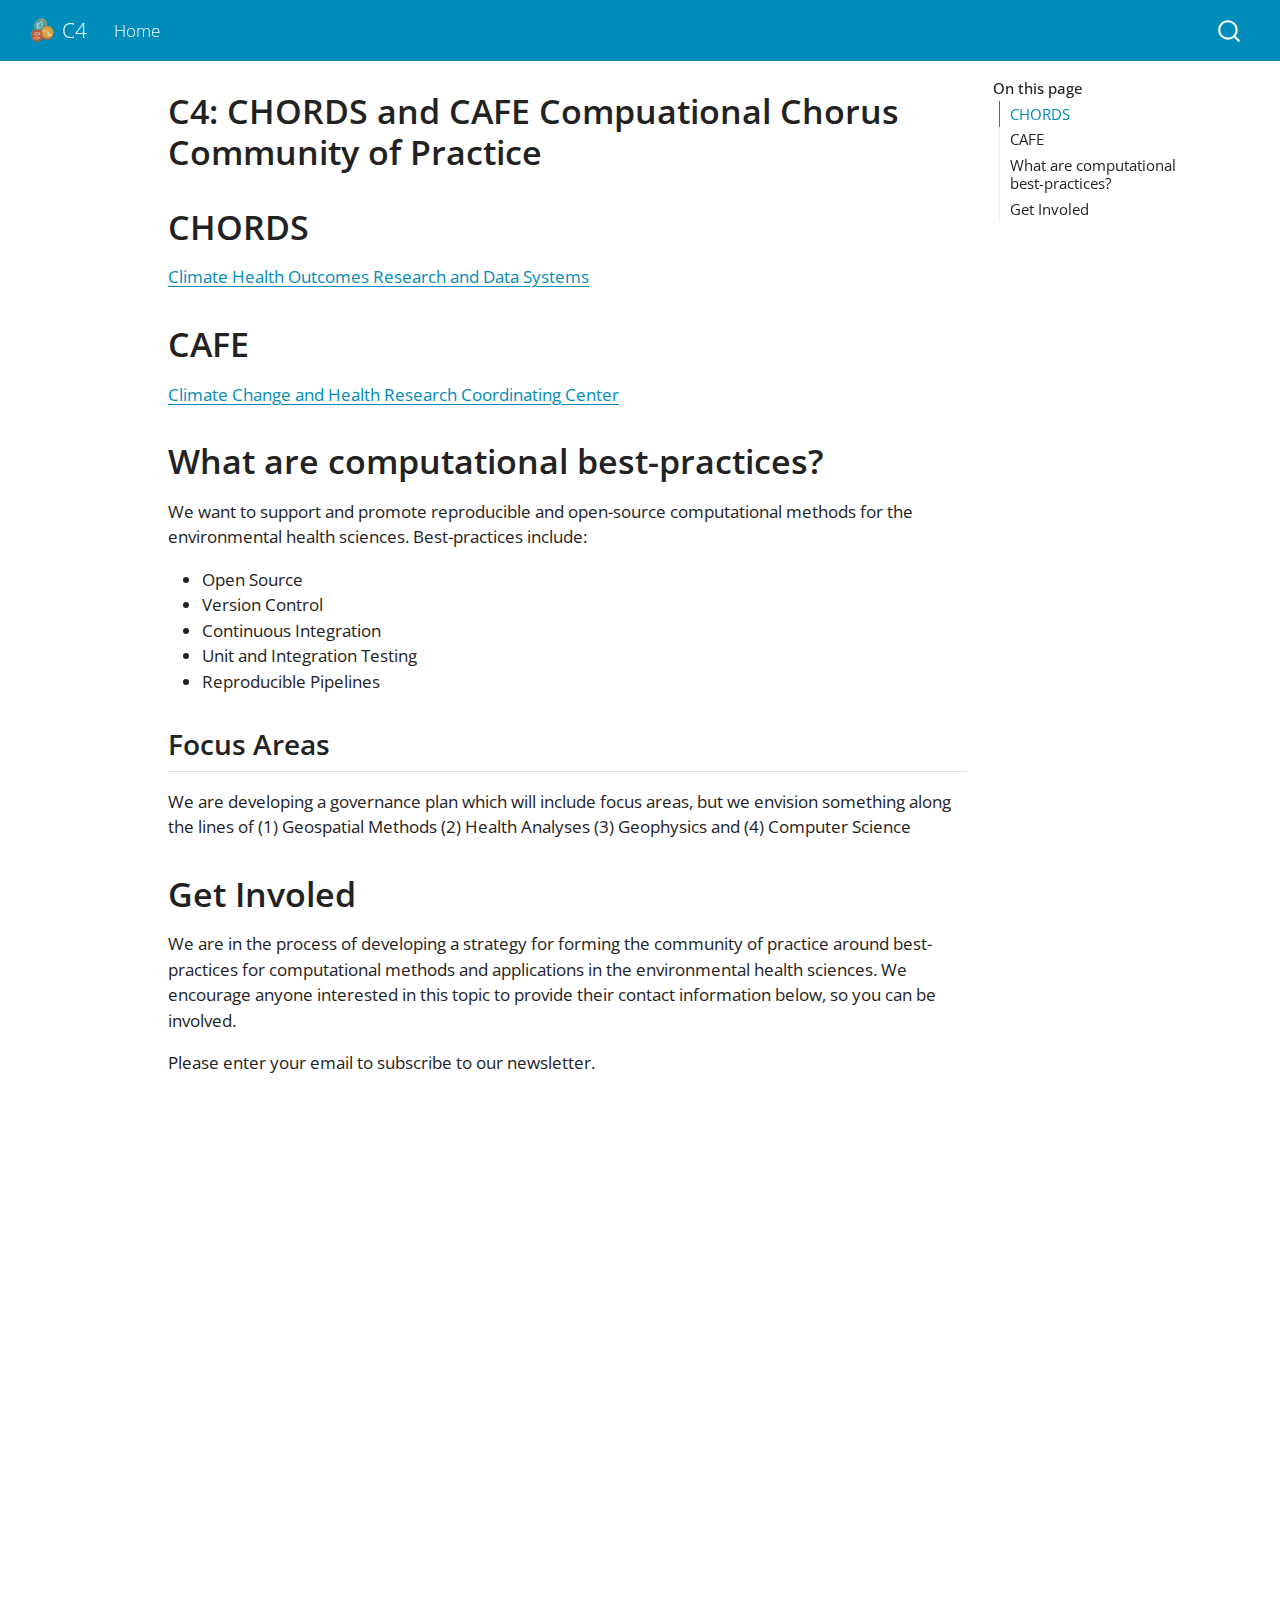
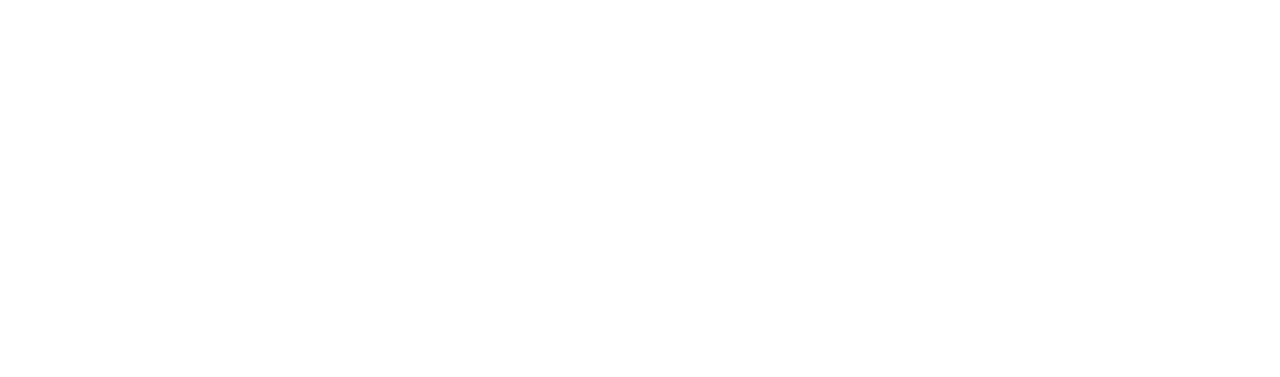
<file: docs/index.html>
<!DOCTYPE html>
<html xmlns="http://www.w3.org/1999/xhtml" lang="en" xml:lang="en"><head>

<meta charset="utf-8">
<meta name="generator" content="quarto-1.5.57">

<meta name="viewport" content="width=device-width, initial-scale=1.0, user-scalable=yes">


<title>C4: CHORDS and CAFE Compuational Chorus Community of Practice – C4</title>
<style>
code{white-space: pre-wrap;}
span.smallcaps{font-variant: small-caps;}
div.columns{display: flex; gap: min(4vw, 1.5em);}
div.column{flex: auto; overflow-x: auto;}
div.hanging-indent{margin-left: 1.5em; text-indent: -1.5em;}
ul.task-list{list-style: none;}
ul.task-list li input[type="checkbox"] {
  width: 0.8em;
  margin: 0 0.8em 0.2em -1em; /* quarto-specific, see https://github.com/quarto-dev/quarto-cli/issues/4556 */ 
  vertical-align: middle;
}
</style>


<script src="site_libs/quarto-nav/quarto-nav.js"></script>
<script src="site_libs/quarto-nav/headroom.min.js"></script>
<script src="site_libs/clipboard/clipboard.min.js"></script>
<script src="site_libs/quarto-search/autocomplete.umd.js"></script>
<script src="site_libs/quarto-search/fuse.min.js"></script>
<script src="site_libs/quarto-search/quarto-search.js"></script>
<meta name="quarto:offset" content="./">
<script src="site_libs/quarto-html/quarto.js"></script>
<script src="site_libs/quarto-html/popper.min.js"></script>
<script src="site_libs/quarto-html/tippy.umd.min.js"></script>
<script src="site_libs/quarto-html/anchor.min.js"></script>
<link href="site_libs/quarto-html/tippy.css" rel="stylesheet">
<link href="site_libs/quarto-html/quarto-syntax-highlighting.css" rel="stylesheet" id="quarto-text-highlighting-styles">
<script src="site_libs/bootstrap/bootstrap.min.js"></script>
<link href="site_libs/bootstrap/bootstrap-icons.css" rel="stylesheet">
<link href="site_libs/bootstrap/bootstrap.min.css" rel="stylesheet" id="quarto-bootstrap" data-mode="light">
<script id="quarto-search-options" type="application/json">{
  "location": "navbar",
  "copy-button": false,
  "collapse-after": 3,
  "panel-placement": "end",
  "type": "overlay",
  "limit": 50,
  "keyboard-shortcut": [
    "f",
    "/",
    "s"
  ],
  "show-item-context": false,
  "language": {
    "search-no-results-text": "No results",
    "search-matching-documents-text": "matching documents",
    "search-copy-link-title": "Copy link to search",
    "search-hide-matches-text": "Hide additional matches",
    "search-more-match-text": "more match in this document",
    "search-more-matches-text": "more matches in this document",
    "search-clear-button-title": "Clear",
    "search-text-placeholder": "",
    "search-detached-cancel-button-title": "Cancel",
    "search-submit-button-title": "Submit",
    "search-label": "Search"
  }
}</script>


<link rel="stylesheet" href="styles.css">
</head>

<body class="nav-fixed">

<div id="quarto-search-results"></div>
  <header id="quarto-header" class="headroom fixed-top">
    <nav class="navbar navbar-expand-lg " data-bs-theme="dark">
      <div class="navbar-container container-fluid">
      <div class="navbar-brand-container mx-auto">
    <a href="./index.html" class="navbar-brand navbar-brand-logo">
    <img src="./fig/CHORDS_icon_logo_nobackgorund.png" alt="" class="navbar-logo">
    </a>
    <a class="navbar-brand" href="./index.html">
    <span class="navbar-title">C4</span>
    </a>
  </div>
            <div id="quarto-search" class="" title="Search"></div>
          <button class="navbar-toggler" type="button" data-bs-toggle="collapse" data-bs-target="#navbarCollapse" aria-controls="navbarCollapse" role="menu" aria-expanded="false" aria-label="Toggle navigation" onclick="if (window.quartoToggleHeadroom) { window.quartoToggleHeadroom(); }">
  <span class="navbar-toggler-icon"></span>
</button>
          <div class="collapse navbar-collapse" id="navbarCollapse">
            <ul class="navbar-nav navbar-nav-scroll me-auto">
  <li class="nav-item">
    <a class="nav-link active" href="./index.html" aria-current="page"> 
<span class="menu-text">Home</span></a>
  </li>  
</ul>
          </div> <!-- /navcollapse -->
            <div class="quarto-navbar-tools">
</div>
      </div> <!-- /container-fluid -->
    </nav>
</header>
<!-- content -->
<div id="quarto-content" class="quarto-container page-columns page-rows-contents page-layout-article page-navbar">
<!-- sidebar -->
<!-- margin-sidebar -->
    <div id="quarto-margin-sidebar" class="sidebar margin-sidebar">
        <nav id="TOC" role="doc-toc" class="toc-active">
    <h2 id="toc-title">On this page</h2>
   
  <ul>
  <li><a href="#chords" id="toc-chords" class="nav-link active" data-scroll-target="#chords">CHORDS</a></li>
  <li><a href="#cafe" id="toc-cafe" class="nav-link" data-scroll-target="#cafe">CAFE</a></li>
  <li><a href="#what-are-computational-best-practices" id="toc-what-are-computational-best-practices" class="nav-link" data-scroll-target="#what-are-computational-best-practices">What are computational best-practices?</a>
  <ul class="collapse">
  <li><a href="#focus-areas" id="toc-focus-areas" class="nav-link" data-scroll-target="#focus-areas">Focus Areas</a></li>
  </ul></li>
  <li><a href="#get-involed" id="toc-get-involed" class="nav-link" data-scroll-target="#get-involed">Get Involed</a></li>
  </ul>
</nav>
    </div>
<!-- main -->
<main class="content" id="quarto-document-content">

<header id="title-block-header" class="quarto-title-block default">
<div class="quarto-title">
<h1 class="title">C4: CHORDS and CAFE Compuational Chorus Community of Practice</h1>
</div>



<div class="quarto-title-meta">

    
  
    
  </div>
  


</header>


<section id="chords" class="level1">
<h1>CHORDS</h1>
<p><a href="https://niehs.github.io/chords_landing/">Climate Health Outcomes Research and Data Systems</a></p>
</section>
<section id="cafe" class="level1">
<h1>CAFE</h1>
<p><a href="https://climatehealthcafe.org/">Climate Change and Health Research Coordinating Center</a></p>
</section>
<section id="what-are-computational-best-practices" class="level1">
<h1>What are computational best-practices?</h1>
<p>We want to support and promote reproducible and open-source computational methods for the environmental health sciences. Best-practices include:</p>
<ul>
<li>Open Source</li>
<li>Version Control</li>
<li>Continuous Integration</li>
<li>Unit and Integration Testing</li>
<li>Reproducible Pipelines</li>
</ul>
<section id="focus-areas" class="level2">
<h2 class="anchored" data-anchor-id="focus-areas">Focus Areas</h2>
<p>We are developing a governance plan which will include focus areas, but we envision something along the lines of (1) Geospatial Methods (2) Health Analyses (3) Geophysics and (4) Computer Science</p>
</section>
</section>
<section id="get-involed" class="level1">
<h1>Get Involed</h1>
<p>We are in the process of developing a strategy for forming the community of practice around best-practices for computational methods and applications in the environmental health sciences. We encourage anyone interested in this topic to provide their contact information below, so you can be involved.</p>
<p>Please enter your email to subscribe to our newsletter.</p>
<iframe src="https://docs.google.com/forms/d/e/1FAIpQLSev0TuYQaXTr-avUPXs99sbeTB5xuamQWB3_XO95N0klA23gA/viewform?embedded=true" width="640" height="784" frameborder="0" marginheight="0" marginwidth="0">
Loading…
</iframe>


</section>

</main> <!-- /main -->
<script id="quarto-html-after-body" type="application/javascript">
window.document.addEventListener("DOMContentLoaded", function (event) {
  const toggleBodyColorMode = (bsSheetEl) => {
    const mode = bsSheetEl.getAttribute("data-mode");
    const bodyEl = window.document.querySelector("body");
    if (mode === "dark") {
      bodyEl.classList.add("quarto-dark");
      bodyEl.classList.remove("quarto-light");
    } else {
      bodyEl.classList.add("quarto-light");
      bodyEl.classList.remove("quarto-dark");
    }
  }
  const toggleBodyColorPrimary = () => {
    const bsSheetEl = window.document.querySelector("link#quarto-bootstrap");
    if (bsSheetEl) {
      toggleBodyColorMode(bsSheetEl);
    }
  }
  toggleBodyColorPrimary();  
  const icon = "";
  const anchorJS = new window.AnchorJS();
  anchorJS.options = {
    placement: 'right',
    icon: icon
  };
  anchorJS.add('.anchored');
  const isCodeAnnotation = (el) => {
    for (const clz of el.classList) {
      if (clz.startsWith('code-annotation-')) {                     
        return true;
      }
    }
    return false;
  }
  const onCopySuccess = function(e) {
    // button target
    const button = e.trigger;
    // don't keep focus
    button.blur();
    // flash "checked"
    button.classList.add('code-copy-button-checked');
    var currentTitle = button.getAttribute("title");
    button.setAttribute("title", "Copied!");
    let tooltip;
    if (window.bootstrap) {
      button.setAttribute("data-bs-toggle", "tooltip");
      button.setAttribute("data-bs-placement", "left");
      button.setAttribute("data-bs-title", "Copied!");
      tooltip = new bootstrap.Tooltip(button, 
        { trigger: "manual", 
          customClass: "code-copy-button-tooltip",
          offset: [0, -8]});
      tooltip.show();    
    }
    setTimeout(function() {
      if (tooltip) {
        tooltip.hide();
        button.removeAttribute("data-bs-title");
        button.removeAttribute("data-bs-toggle");
        button.removeAttribute("data-bs-placement");
      }
      button.setAttribute("title", currentTitle);
      button.classList.remove('code-copy-button-checked');
    }, 1000);
    // clear code selection
    e.clearSelection();
  }
  const getTextToCopy = function(trigger) {
      const codeEl = trigger.previousElementSibling.cloneNode(true);
      for (const childEl of codeEl.children) {
        if (isCodeAnnotation(childEl)) {
          childEl.remove();
        }
      }
      return codeEl.innerText;
  }
  const clipboard = new window.ClipboardJS('.code-copy-button:not([data-in-quarto-modal])', {
    text: getTextToCopy
  });
  clipboard.on('success', onCopySuccess);
  if (window.document.getElementById('quarto-embedded-source-code-modal')) {
    // For code content inside modals, clipBoardJS needs to be initialized with a container option
    // TODO: Check when it could be a function (https://github.com/zenorocha/clipboard.js/issues/860)
    const clipboardModal = new window.ClipboardJS('.code-copy-button[data-in-quarto-modal]', {
      text: getTextToCopy,
      container: window.document.getElementById('quarto-embedded-source-code-modal')
    });
    clipboardModal.on('success', onCopySuccess);
  }
    var localhostRegex = new RegExp(/^(?:http|https):\/\/localhost\:?[0-9]*\//);
    var mailtoRegex = new RegExp(/^mailto:/);
      var filterRegex = new RegExp('/' + window.location.host + '/');
    var isInternal = (href) => {
        return filterRegex.test(href) || localhostRegex.test(href) || mailtoRegex.test(href);
    }
    // Inspect non-navigation links and adorn them if external
 	var links = window.document.querySelectorAll('a[href]:not(.nav-link):not(.navbar-brand):not(.toc-action):not(.sidebar-link):not(.sidebar-item-toggle):not(.pagination-link):not(.no-external):not([aria-hidden]):not(.dropdown-item):not(.quarto-navigation-tool):not(.about-link)');
    for (var i=0; i<links.length; i++) {
      const link = links[i];
      if (!isInternal(link.href)) {
        // undo the damage that might have been done by quarto-nav.js in the case of
        // links that we want to consider external
        if (link.dataset.originalHref !== undefined) {
          link.href = link.dataset.originalHref;
        }
      }
    }
  function tippyHover(el, contentFn, onTriggerFn, onUntriggerFn) {
    const config = {
      allowHTML: true,
      maxWidth: 500,
      delay: 100,
      arrow: false,
      appendTo: function(el) {
          return el.parentElement;
      },
      interactive: true,
      interactiveBorder: 10,
      theme: 'quarto',
      placement: 'bottom-start',
    };
    if (contentFn) {
      config.content = contentFn;
    }
    if (onTriggerFn) {
      config.onTrigger = onTriggerFn;
    }
    if (onUntriggerFn) {
      config.onUntrigger = onUntriggerFn;
    }
    window.tippy(el, config); 
  }
  const noterefs = window.document.querySelectorAll('a[role="doc-noteref"]');
  for (var i=0; i<noterefs.length; i++) {
    const ref = noterefs[i];
    tippyHover(ref, function() {
      // use id or data attribute instead here
      let href = ref.getAttribute('data-footnote-href') || ref.getAttribute('href');
      try { href = new URL(href).hash; } catch {}
      const id = href.replace(/^#\/?/, "");
      const note = window.document.getElementById(id);
      if (note) {
        return note.innerHTML;
      } else {
        return "";
      }
    });
  }
  const xrefs = window.document.querySelectorAll('a.quarto-xref');
  const processXRef = (id, note) => {
    // Strip column container classes
    const stripColumnClz = (el) => {
      el.classList.remove("page-full", "page-columns");
      if (el.children) {
        for (const child of el.children) {
          stripColumnClz(child);
        }
      }
    }
    stripColumnClz(note)
    if (id === null || id.startsWith('sec-')) {
      // Special case sections, only their first couple elements
      const container = document.createElement("div");
      if (note.children && note.children.length > 2) {
        container.appendChild(note.children[0].cloneNode(true));
        for (let i = 1; i < note.children.length; i++) {
          const child = note.children[i];
          if (child.tagName === "P" && child.innerText === "") {
            continue;
          } else {
            container.appendChild(child.cloneNode(true));
            break;
          }
        }
        if (window.Quarto?.typesetMath) {
          window.Quarto.typesetMath(container);
        }
        return container.innerHTML
      } else {
        if (window.Quarto?.typesetMath) {
          window.Quarto.typesetMath(note);
        }
        return note.innerHTML;
      }
    } else {
      // Remove any anchor links if they are present
      const anchorLink = note.querySelector('a.anchorjs-link');
      if (anchorLink) {
        anchorLink.remove();
      }
      if (window.Quarto?.typesetMath) {
        window.Quarto.typesetMath(note);
      }
      // TODO in 1.5, we should make sure this works without a callout special case
      if (note.classList.contains("callout")) {
        return note.outerHTML;
      } else {
        return note.innerHTML;
      }
    }
  }
  for (var i=0; i<xrefs.length; i++) {
    const xref = xrefs[i];
    tippyHover(xref, undefined, function(instance) {
      instance.disable();
      let url = xref.getAttribute('href');
      let hash = undefined; 
      if (url.startsWith('#')) {
        hash = url;
      } else {
        try { hash = new URL(url).hash; } catch {}
      }
      if (hash) {
        const id = hash.replace(/^#\/?/, "");
        const note = window.document.getElementById(id);
        if (note !== null) {
          try {
            const html = processXRef(id, note.cloneNode(true));
            instance.setContent(html);
          } finally {
            instance.enable();
            instance.show();
          }
        } else {
          // See if we can fetch this
          fetch(url.split('#')[0])
          .then(res => res.text())
          .then(html => {
            const parser = new DOMParser();
            const htmlDoc = parser.parseFromString(html, "text/html");
            const note = htmlDoc.getElementById(id);
            if (note !== null) {
              const html = processXRef(id, note);
              instance.setContent(html);
            } 
          }).finally(() => {
            instance.enable();
            instance.show();
          });
        }
      } else {
        // See if we can fetch a full url (with no hash to target)
        // This is a special case and we should probably do some content thinning / targeting
        fetch(url)
        .then(res => res.text())
        .then(html => {
          const parser = new DOMParser();
          const htmlDoc = parser.parseFromString(html, "text/html");
          const note = htmlDoc.querySelector('main.content');
          if (note !== null) {
            // This should only happen for chapter cross references
            // (since there is no id in the URL)
            // remove the first header
            if (note.children.length > 0 && note.children[0].tagName === "HEADER") {
              note.children[0].remove();
            }
            const html = processXRef(null, note);
            instance.setContent(html);
          } 
        }).finally(() => {
          instance.enable();
          instance.show();
        });
      }
    }, function(instance) {
    });
  }
      let selectedAnnoteEl;
      const selectorForAnnotation = ( cell, annotation) => {
        let cellAttr = 'data-code-cell="' + cell + '"';
        let lineAttr = 'data-code-annotation="' +  annotation + '"';
        const selector = 'span[' + cellAttr + '][' + lineAttr + ']';
        return selector;
      }
      const selectCodeLines = (annoteEl) => {
        const doc = window.document;
        const targetCell = annoteEl.getAttribute("data-target-cell");
        const targetAnnotation = annoteEl.getAttribute("data-target-annotation");
        const annoteSpan = window.document.querySelector(selectorForAnnotation(targetCell, targetAnnotation));
        const lines = annoteSpan.getAttribute("data-code-lines").split(",");
        const lineIds = lines.map((line) => {
          return targetCell + "-" + line;
        })
        let top = null;
        let height = null;
        let parent = null;
        if (lineIds.length > 0) {
            //compute the position of the single el (top and bottom and make a div)
            const el = window.document.getElementById(lineIds[0]);
            top = el.offsetTop;
            height = el.offsetHeight;
            parent = el.parentElement.parentElement;
          if (lineIds.length > 1) {
            const lastEl = window.document.getElementById(lineIds[lineIds.length - 1]);
            const bottom = lastEl.offsetTop + lastEl.offsetHeight;
            height = bottom - top;
          }
          if (top !== null && height !== null && parent !== null) {
            // cook up a div (if necessary) and position it 
            let div = window.document.getElementById("code-annotation-line-highlight");
            if (div === null) {
              div = window.document.createElement("div");
              div.setAttribute("id", "code-annotation-line-highlight");
              div.style.position = 'absolute';
              parent.appendChild(div);
            }
            div.style.top = top - 2 + "px";
            div.style.height = height + 4 + "px";
            div.style.left = 0;
            let gutterDiv = window.document.getElementById("code-annotation-line-highlight-gutter");
            if (gutterDiv === null) {
              gutterDiv = window.document.createElement("div");
              gutterDiv.setAttribute("id", "code-annotation-line-highlight-gutter");
              gutterDiv.style.position = 'absolute';
              const codeCell = window.document.getElementById(targetCell);
              const gutter = codeCell.querySelector('.code-annotation-gutter');
              gutter.appendChild(gutterDiv);
            }
            gutterDiv.style.top = top - 2 + "px";
            gutterDiv.style.height = height + 4 + "px";
          }
          selectedAnnoteEl = annoteEl;
        }
      };
      const unselectCodeLines = () => {
        const elementsIds = ["code-annotation-line-highlight", "code-annotation-line-highlight-gutter"];
        elementsIds.forEach((elId) => {
          const div = window.document.getElementById(elId);
          if (div) {
            div.remove();
          }
        });
        selectedAnnoteEl = undefined;
      };
        // Handle positioning of the toggle
    window.addEventListener(
      "resize",
      throttle(() => {
        elRect = undefined;
        if (selectedAnnoteEl) {
          selectCodeLines(selectedAnnoteEl);
        }
      }, 10)
    );
    function throttle(fn, ms) {
    let throttle = false;
    let timer;
      return (...args) => {
        if(!throttle) { // first call gets through
            fn.apply(this, args);
            throttle = true;
        } else { // all the others get throttled
            if(timer) clearTimeout(timer); // cancel #2
            timer = setTimeout(() => {
              fn.apply(this, args);
              timer = throttle = false;
            }, ms);
        }
      };
    }
      // Attach click handler to the DT
      const annoteDls = window.document.querySelectorAll('dt[data-target-cell]');
      for (const annoteDlNode of annoteDls) {
        annoteDlNode.addEventListener('click', (event) => {
          const clickedEl = event.target;
          if (clickedEl !== selectedAnnoteEl) {
            unselectCodeLines();
            const activeEl = window.document.querySelector('dt[data-target-cell].code-annotation-active');
            if (activeEl) {
              activeEl.classList.remove('code-annotation-active');
            }
            selectCodeLines(clickedEl);
            clickedEl.classList.add('code-annotation-active');
          } else {
            // Unselect the line
            unselectCodeLines();
            clickedEl.classList.remove('code-annotation-active');
          }
        });
      }
  const findCites = (el) => {
    const parentEl = el.parentElement;
    if (parentEl) {
      const cites = parentEl.dataset.cites;
      if (cites) {
        return {
          el,
          cites: cites.split(' ')
        };
      } else {
        return findCites(el.parentElement)
      }
    } else {
      return undefined;
    }
  };
  var bibliorefs = window.document.querySelectorAll('a[role="doc-biblioref"]');
  for (var i=0; i<bibliorefs.length; i++) {
    const ref = bibliorefs[i];
    const citeInfo = findCites(ref);
    if (citeInfo) {
      tippyHover(citeInfo.el, function() {
        var popup = window.document.createElement('div');
        citeInfo.cites.forEach(function(cite) {
          var citeDiv = window.document.createElement('div');
          citeDiv.classList.add('hanging-indent');
          citeDiv.classList.add('csl-entry');
          var biblioDiv = window.document.getElementById('ref-' + cite);
          if (biblioDiv) {
            citeDiv.innerHTML = biblioDiv.innerHTML;
          }
          popup.appendChild(citeDiv);
        });
        return popup.innerHTML;
      });
    }
  }
});
</script>
</div> <!-- /content -->




</body></html>
</file>
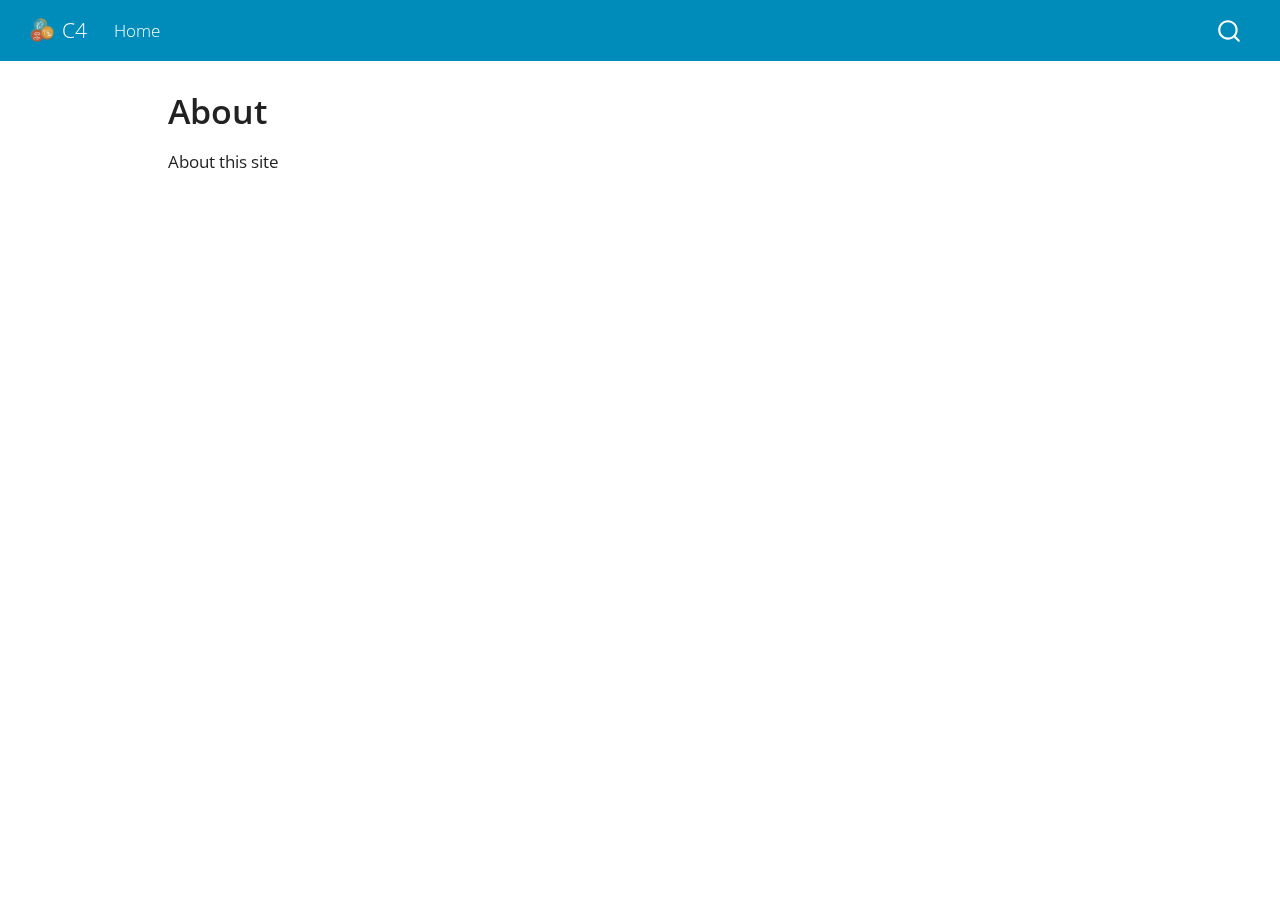
<file: docs/about.html>
<!DOCTYPE html>
<html xmlns="http://www.w3.org/1999/xhtml" lang="en" xml:lang="en"><head>

<meta charset="utf-8">
<meta name="generator" content="quarto-1.5.57">

<meta name="viewport" content="width=device-width, initial-scale=1.0, user-scalable=yes">


<title>About – C4</title>
<style>
code{white-space: pre-wrap;}
span.smallcaps{font-variant: small-caps;}
div.columns{display: flex; gap: min(4vw, 1.5em);}
div.column{flex: auto; overflow-x: auto;}
div.hanging-indent{margin-left: 1.5em; text-indent: -1.5em;}
ul.task-list{list-style: none;}
ul.task-list li input[type="checkbox"] {
  width: 0.8em;
  margin: 0 0.8em 0.2em -1em; /* quarto-specific, see https://github.com/quarto-dev/quarto-cli/issues/4556 */ 
  vertical-align: middle;
}
</style>


<script src="site_libs/quarto-nav/quarto-nav.js"></script>
<script src="site_libs/quarto-nav/headroom.min.js"></script>
<script src="site_libs/clipboard/clipboard.min.js"></script>
<script src="site_libs/quarto-search/autocomplete.umd.js"></script>
<script src="site_libs/quarto-search/fuse.min.js"></script>
<script src="site_libs/quarto-search/quarto-search.js"></script>
<meta name="quarto:offset" content="./">
<script src="site_libs/quarto-html/quarto.js"></script>
<script src="site_libs/quarto-html/popper.min.js"></script>
<script src="site_libs/quarto-html/tippy.umd.min.js"></script>
<script src="site_libs/quarto-html/anchor.min.js"></script>
<link href="site_libs/quarto-html/tippy.css" rel="stylesheet">
<link href="site_libs/quarto-html/quarto-syntax-highlighting.css" rel="stylesheet" id="quarto-text-highlighting-styles">
<script src="site_libs/bootstrap/bootstrap.min.js"></script>
<link href="site_libs/bootstrap/bootstrap-icons.css" rel="stylesheet">
<link href="site_libs/bootstrap/bootstrap.min.css" rel="stylesheet" id="quarto-bootstrap" data-mode="light">
<script id="quarto-search-options" type="application/json">{
  "location": "navbar",
  "copy-button": false,
  "collapse-after": 3,
  "panel-placement": "end",
  "type": "overlay",
  "limit": 50,
  "keyboard-shortcut": [
    "f",
    "/",
    "s"
  ],
  "show-item-context": false,
  "language": {
    "search-no-results-text": "No results",
    "search-matching-documents-text": "matching documents",
    "search-copy-link-title": "Copy link to search",
    "search-hide-matches-text": "Hide additional matches",
    "search-more-match-text": "more match in this document",
    "search-more-matches-text": "more matches in this document",
    "search-clear-button-title": "Clear",
    "search-text-placeholder": "",
    "search-detached-cancel-button-title": "Cancel",
    "search-submit-button-title": "Submit",
    "search-label": "Search"
  }
}</script>


<link rel="stylesheet" href="styles.css">
</head>

<body class="nav-fixed">

<div id="quarto-search-results"></div>
  <header id="quarto-header" class="headroom fixed-top">
    <nav class="navbar navbar-expand-lg " data-bs-theme="dark">
      <div class="navbar-container container-fluid">
      <div class="navbar-brand-container mx-auto">
    <a href="./index.html" class="navbar-brand navbar-brand-logo">
    <img src="./fig/CHORDS_icon_logo_nobackgorund.png" alt="" class="navbar-logo">
    </a>
    <a class="navbar-brand" href="./index.html">
    <span class="navbar-title">C4</span>
    </a>
  </div>
            <div id="quarto-search" class="" title="Search"></div>
          <button class="navbar-toggler" type="button" data-bs-toggle="collapse" data-bs-target="#navbarCollapse" aria-controls="navbarCollapse" role="menu" aria-expanded="false" aria-label="Toggle navigation" onclick="if (window.quartoToggleHeadroom) { window.quartoToggleHeadroom(); }">
  <span class="navbar-toggler-icon"></span>
</button>
          <div class="collapse navbar-collapse" id="navbarCollapse">
            <ul class="navbar-nav navbar-nav-scroll me-auto">
  <li class="nav-item">
    <a class="nav-link" href="./index.html"> 
<span class="menu-text">Home</span></a>
  </li>  
</ul>
          </div> <!-- /navcollapse -->
            <div class="quarto-navbar-tools">
</div>
      </div> <!-- /container-fluid -->
    </nav>
</header>
<!-- content -->
<div id="quarto-content" class="quarto-container page-columns page-rows-contents page-layout-article page-navbar">
<!-- sidebar -->
<!-- margin-sidebar -->
    <div id="quarto-margin-sidebar" class="sidebar margin-sidebar zindex-bottom">
        
    </div>
<!-- main -->
<main class="content" id="quarto-document-content">

<header id="title-block-header" class="quarto-title-block default">
<div class="quarto-title">
<h1 class="title">About</h1>
</div>



<div class="quarto-title-meta">

    
  
    
  </div>
  


</header>


<p>About this site</p>



</main> <!-- /main -->
<script id="quarto-html-after-body" type="application/javascript">
window.document.addEventListener("DOMContentLoaded", function (event) {
  const toggleBodyColorMode = (bsSheetEl) => {
    const mode = bsSheetEl.getAttribute("data-mode");
    const bodyEl = window.document.querySelector("body");
    if (mode === "dark") {
      bodyEl.classList.add("quarto-dark");
      bodyEl.classList.remove("quarto-light");
    } else {
      bodyEl.classList.add("quarto-light");
      bodyEl.classList.remove("quarto-dark");
    }
  }
  const toggleBodyColorPrimary = () => {
    const bsSheetEl = window.document.querySelector("link#quarto-bootstrap");
    if (bsSheetEl) {
      toggleBodyColorMode(bsSheetEl);
    }
  }
  toggleBodyColorPrimary();  
  const icon = "";
  const anchorJS = new window.AnchorJS();
  anchorJS.options = {
    placement: 'right',
    icon: icon
  };
  anchorJS.add('.anchored');
  const isCodeAnnotation = (el) => {
    for (const clz of el.classList) {
      if (clz.startsWith('code-annotation-')) {                     
        return true;
      }
    }
    return false;
  }
  const onCopySuccess = function(e) {
    // button target
    const button = e.trigger;
    // don't keep focus
    button.blur();
    // flash "checked"
    button.classList.add('code-copy-button-checked');
    var currentTitle = button.getAttribute("title");
    button.setAttribute("title", "Copied!");
    let tooltip;
    if (window.bootstrap) {
      button.setAttribute("data-bs-toggle", "tooltip");
      button.setAttribute("data-bs-placement", "left");
      button.setAttribute("data-bs-title", "Copied!");
      tooltip = new bootstrap.Tooltip(button, 
        { trigger: "manual", 
          customClass: "code-copy-button-tooltip",
          offset: [0, -8]});
      tooltip.show();    
    }
    setTimeout(function() {
      if (tooltip) {
        tooltip.hide();
        button.removeAttribute("data-bs-title");
        button.removeAttribute("data-bs-toggle");
        button.removeAttribute("data-bs-placement");
      }
      button.setAttribute("title", currentTitle);
      button.classList.remove('code-copy-button-checked');
    }, 1000);
    // clear code selection
    e.clearSelection();
  }
  const getTextToCopy = function(trigger) {
      const codeEl = trigger.previousElementSibling.cloneNode(true);
      for (const childEl of codeEl.children) {
        if (isCodeAnnotation(childEl)) {
          childEl.remove();
        }
      }
      return codeEl.innerText;
  }
  const clipboard = new window.ClipboardJS('.code-copy-button:not([data-in-quarto-modal])', {
    text: getTextToCopy
  });
  clipboard.on('success', onCopySuccess);
  if (window.document.getElementById('quarto-embedded-source-code-modal')) {
    // For code content inside modals, clipBoardJS needs to be initialized with a container option
    // TODO: Check when it could be a function (https://github.com/zenorocha/clipboard.js/issues/860)
    const clipboardModal = new window.ClipboardJS('.code-copy-button[data-in-quarto-modal]', {
      text: getTextToCopy,
      container: window.document.getElementById('quarto-embedded-source-code-modal')
    });
    clipboardModal.on('success', onCopySuccess);
  }
    var localhostRegex = new RegExp(/^(?:http|https):\/\/localhost\:?[0-9]*\//);
    var mailtoRegex = new RegExp(/^mailto:/);
      var filterRegex = new RegExp('/' + window.location.host + '/');
    var isInternal = (href) => {
        return filterRegex.test(href) || localhostRegex.test(href) || mailtoRegex.test(href);
    }
    // Inspect non-navigation links and adorn them if external
 	var links = window.document.querySelectorAll('a[href]:not(.nav-link):not(.navbar-brand):not(.toc-action):not(.sidebar-link):not(.sidebar-item-toggle):not(.pagination-link):not(.no-external):not([aria-hidden]):not(.dropdown-item):not(.quarto-navigation-tool):not(.about-link)');
    for (var i=0; i<links.length; i++) {
      const link = links[i];
      if (!isInternal(link.href)) {
        // undo the damage that might have been done by quarto-nav.js in the case of
        // links that we want to consider external
        if (link.dataset.originalHref !== undefined) {
          link.href = link.dataset.originalHref;
        }
      }
    }
  function tippyHover(el, contentFn, onTriggerFn, onUntriggerFn) {
    const config = {
      allowHTML: true,
      maxWidth: 500,
      delay: 100,
      arrow: false,
      appendTo: function(el) {
          return el.parentElement;
      },
      interactive: true,
      interactiveBorder: 10,
      theme: 'quarto',
      placement: 'bottom-start',
    };
    if (contentFn) {
      config.content = contentFn;
    }
    if (onTriggerFn) {
      config.onTrigger = onTriggerFn;
    }
    if (onUntriggerFn) {
      config.onUntrigger = onUntriggerFn;
    }
    window.tippy(el, config); 
  }
  const noterefs = window.document.querySelectorAll('a[role="doc-noteref"]');
  for (var i=0; i<noterefs.length; i++) {
    const ref = noterefs[i];
    tippyHover(ref, function() {
      // use id or data attribute instead here
      let href = ref.getAttribute('data-footnote-href') || ref.getAttribute('href');
      try { href = new URL(href).hash; } catch {}
      const id = href.replace(/^#\/?/, "");
      const note = window.document.getElementById(id);
      if (note) {
        return note.innerHTML;
      } else {
        return "";
      }
    });
  }
  const xrefs = window.document.querySelectorAll('a.quarto-xref');
  const processXRef = (id, note) => {
    // Strip column container classes
    const stripColumnClz = (el) => {
      el.classList.remove("page-full", "page-columns");
      if (el.children) {
        for (const child of el.children) {
          stripColumnClz(child);
        }
      }
    }
    stripColumnClz(note)
    if (id === null || id.startsWith('sec-')) {
      // Special case sections, only their first couple elements
      const container = document.createElement("div");
      if (note.children && note.children.length > 2) {
        container.appendChild(note.children[0].cloneNode(true));
        for (let i = 1; i < note.children.length; i++) {
          const child = note.children[i];
          if (child.tagName === "P" && child.innerText === "") {
            continue;
          } else {
            container.appendChild(child.cloneNode(true));
            break;
          }
        }
        if (window.Quarto?.typesetMath) {
          window.Quarto.typesetMath(container);
        }
        return container.innerHTML
      } else {
        if (window.Quarto?.typesetMath) {
          window.Quarto.typesetMath(note);
        }
        return note.innerHTML;
      }
    } else {
      // Remove any anchor links if they are present
      const anchorLink = note.querySelector('a.anchorjs-link');
      if (anchorLink) {
        anchorLink.remove();
      }
      if (window.Quarto?.typesetMath) {
        window.Quarto.typesetMath(note);
      }
      // TODO in 1.5, we should make sure this works without a callout special case
      if (note.classList.contains("callout")) {
        return note.outerHTML;
      } else {
        return note.innerHTML;
      }
    }
  }
  for (var i=0; i<xrefs.length; i++) {
    const xref = xrefs[i];
    tippyHover(xref, undefined, function(instance) {
      instance.disable();
      let url = xref.getAttribute('href');
      let hash = undefined; 
      if (url.startsWith('#')) {
        hash = url;
      } else {
        try { hash = new URL(url).hash; } catch {}
      }
      if (hash) {
        const id = hash.replace(/^#\/?/, "");
        const note = window.document.getElementById(id);
        if (note !== null) {
          try {
            const html = processXRef(id, note.cloneNode(true));
            instance.setContent(html);
          } finally {
            instance.enable();
            instance.show();
          }
        } else {
          // See if we can fetch this
          fetch(url.split('#')[0])
          .then(res => res.text())
          .then(html => {
            const parser = new DOMParser();
            const htmlDoc = parser.parseFromString(html, "text/html");
            const note = htmlDoc.getElementById(id);
            if (note !== null) {
              const html = processXRef(id, note);
              instance.setContent(html);
            } 
          }).finally(() => {
            instance.enable();
            instance.show();
          });
        }
      } else {
        // See if we can fetch a full url (with no hash to target)
        // This is a special case and we should probably do some content thinning / targeting
        fetch(url)
        .then(res => res.text())
        .then(html => {
          const parser = new DOMParser();
          const htmlDoc = parser.parseFromString(html, "text/html");
          const note = htmlDoc.querySelector('main.content');
          if (note !== null) {
            // This should only happen for chapter cross references
            // (since there is no id in the URL)
            // remove the first header
            if (note.children.length > 0 && note.children[0].tagName === "HEADER") {
              note.children[0].remove();
            }
            const html = processXRef(null, note);
            instance.setContent(html);
          } 
        }).finally(() => {
          instance.enable();
          instance.show();
        });
      }
    }, function(instance) {
    });
  }
      let selectedAnnoteEl;
      const selectorForAnnotation = ( cell, annotation) => {
        let cellAttr = 'data-code-cell="' + cell + '"';
        let lineAttr = 'data-code-annotation="' +  annotation + '"';
        const selector = 'span[' + cellAttr + '][' + lineAttr + ']';
        return selector;
      }
      const selectCodeLines = (annoteEl) => {
        const doc = window.document;
        const targetCell = annoteEl.getAttribute("data-target-cell");
        const targetAnnotation = annoteEl.getAttribute("data-target-annotation");
        const annoteSpan = window.document.querySelector(selectorForAnnotation(targetCell, targetAnnotation));
        const lines = annoteSpan.getAttribute("data-code-lines").split(",");
        const lineIds = lines.map((line) => {
          return targetCell + "-" + line;
        })
        let top = null;
        let height = null;
        let parent = null;
        if (lineIds.length > 0) {
            //compute the position of the single el (top and bottom and make a div)
            const el = window.document.getElementById(lineIds[0]);
            top = el.offsetTop;
            height = el.offsetHeight;
            parent = el.parentElement.parentElement;
          if (lineIds.length > 1) {
            const lastEl = window.document.getElementById(lineIds[lineIds.length - 1]);
            const bottom = lastEl.offsetTop + lastEl.offsetHeight;
            height = bottom - top;
          }
          if (top !== null && height !== null && parent !== null) {
            // cook up a div (if necessary) and position it 
            let div = window.document.getElementById("code-annotation-line-highlight");
            if (div === null) {
              div = window.document.createElement("div");
              div.setAttribute("id", "code-annotation-line-highlight");
              div.style.position = 'absolute';
              parent.appendChild(div);
            }
            div.style.top = top - 2 + "px";
            div.style.height = height + 4 + "px";
            div.style.left = 0;
            let gutterDiv = window.document.getElementById("code-annotation-line-highlight-gutter");
            if (gutterDiv === null) {
              gutterDiv = window.document.createElement("div");
              gutterDiv.setAttribute("id", "code-annotation-line-highlight-gutter");
              gutterDiv.style.position = 'absolute';
              const codeCell = window.document.getElementById(targetCell);
              const gutter = codeCell.querySelector('.code-annotation-gutter');
              gutter.appendChild(gutterDiv);
            }
            gutterDiv.style.top = top - 2 + "px";
            gutterDiv.style.height = height + 4 + "px";
          }
          selectedAnnoteEl = annoteEl;
        }
      };
      const unselectCodeLines = () => {
        const elementsIds = ["code-annotation-line-highlight", "code-annotation-line-highlight-gutter"];
        elementsIds.forEach((elId) => {
          const div = window.document.getElementById(elId);
          if (div) {
            div.remove();
          }
        });
        selectedAnnoteEl = undefined;
      };
        // Handle positioning of the toggle
    window.addEventListener(
      "resize",
      throttle(() => {
        elRect = undefined;
        if (selectedAnnoteEl) {
          selectCodeLines(selectedAnnoteEl);
        }
      }, 10)
    );
    function throttle(fn, ms) {
    let throttle = false;
    let timer;
      return (...args) => {
        if(!throttle) { // first call gets through
            fn.apply(this, args);
            throttle = true;
        } else { // all the others get throttled
            if(timer) clearTimeout(timer); // cancel #2
            timer = setTimeout(() => {
              fn.apply(this, args);
              timer = throttle = false;
            }, ms);
        }
      };
    }
      // Attach click handler to the DT
      const annoteDls = window.document.querySelectorAll('dt[data-target-cell]');
      for (const annoteDlNode of annoteDls) {
        annoteDlNode.addEventListener('click', (event) => {
          const clickedEl = event.target;
          if (clickedEl !== selectedAnnoteEl) {
            unselectCodeLines();
            const activeEl = window.document.querySelector('dt[data-target-cell].code-annotation-active');
            if (activeEl) {
              activeEl.classList.remove('code-annotation-active');
            }
            selectCodeLines(clickedEl);
            clickedEl.classList.add('code-annotation-active');
          } else {
            // Unselect the line
            unselectCodeLines();
            clickedEl.classList.remove('code-annotation-active');
          }
        });
      }
  const findCites = (el) => {
    const parentEl = el.parentElement;
    if (parentEl) {
      const cites = parentEl.dataset.cites;
      if (cites) {
        return {
          el,
          cites: cites.split(' ')
        };
      } else {
        return findCites(el.parentElement)
      }
    } else {
      return undefined;
    }
  };
  var bibliorefs = window.document.querySelectorAll('a[role="doc-biblioref"]');
  for (var i=0; i<bibliorefs.length; i++) {
    const ref = bibliorefs[i];
    const citeInfo = findCites(ref);
    if (citeInfo) {
      tippyHover(citeInfo.el, function() {
        var popup = window.document.createElement('div');
        citeInfo.cites.forEach(function(cite) {
          var citeDiv = window.document.createElement('div');
          citeDiv.classList.add('hanging-indent');
          citeDiv.classList.add('csl-entry');
          var biblioDiv = window.document.getElementById('ref-' + cite);
          if (biblioDiv) {
            citeDiv.innerHTML = biblioDiv.innerHTML;
          }
          popup.appendChild(citeDiv);
        });
        return popup.innerHTML;
      });
    }
  }
});
</script>
</div> <!-- /content -->




</body></html>
</file>
<file: docs/site_libs/quarto-html/tippy.css>
.tippy-box[data-animation=fade][data-state=hidden]{opacity:0}[data-tippy-root]{max-width:calc(100vw - 10px)}.tippy-box{position:relative;background-color:#333;color:#fff;border-radius:4px;font-size:14px;line-height:1.4;white-space:normal;outline:0;transition-property:transform,visibility,opacity}.tippy-box[data-placement^=top]>.tippy-arrow{bottom:0}.tippy-box[data-placement^=top]>.tippy-arrow:before{bottom:-7px;left:0;border-width:8px 8px 0;border-top-color:initial;transform-origin:center top}.tippy-box[data-placement^=bottom]>.tippy-arrow{top:0}.tippy-box[data-placement^=bottom]>.tippy-arrow:before{top:-7px;left:0;border-width:0 8px 8px;border-bottom-color:initial;transform-origin:center bottom}.tippy-box[data-placement^=left]>.tippy-arrow{right:0}.tippy-box[data-placement^=left]>.tippy-arrow:before{border-width:8px 0 8px 8px;border-left-color:initial;right:-7px;transform-origin:center left}.tippy-box[data-placement^=right]>.tippy-arrow{left:0}.tippy-box[data-placement^=right]>.tippy-arrow:before{left:-7px;border-width:8px 8px 8px 0;border-right-color:initial;transform-origin:center right}.tippy-box[data-inertia][data-state=visible]{transition-timing-function:cubic-bezier(.54,1.5,.38,1.11)}.tippy-arrow{width:16px;height:16px;color:#333}.tippy-arrow:before{content:"";position:absolute;border-color:transparent;border-style:solid}.tippy-content{position:relative;padding:5px 9px;z-index:1}
</file>
<file: docs/site_libs/quarto-html/quarto-syntax-highlighting.css>
/* quarto syntax highlight colors */
:root {
  --quarto-hl-ot-color: #003B4F;
  --quarto-hl-at-color: #657422;
  --quarto-hl-ss-color: #20794D;
  --quarto-hl-an-color: #5E5E5E;
  --quarto-hl-fu-color: #4758AB;
  --quarto-hl-st-color: #20794D;
  --quarto-hl-cf-color: #003B4F;
  --quarto-hl-op-color: #5E5E5E;
  --quarto-hl-er-color: #AD0000;
  --quarto-hl-bn-color: #AD0000;
  --quarto-hl-al-color: #AD0000;
  --quarto-hl-va-color: #111111;
  --quarto-hl-bu-color: inherit;
  --quarto-hl-ex-color: inherit;
  --quarto-hl-pp-color: #AD0000;
  --quarto-hl-in-color: #5E5E5E;
  --quarto-hl-vs-color: #20794D;
  --quarto-hl-wa-color: #5E5E5E;
  --quarto-hl-do-color: #5E5E5E;
  --quarto-hl-im-color: #00769E;
  --quarto-hl-ch-color: #20794D;
  --quarto-hl-dt-color: #AD0000;
  --quarto-hl-fl-color: #AD0000;
  --quarto-hl-co-color: #5E5E5E;
  --quarto-hl-cv-color: #5E5E5E;
  --quarto-hl-cn-color: #8f5902;
  --quarto-hl-sc-color: #5E5E5E;
  --quarto-hl-dv-color: #AD0000;
  --quarto-hl-kw-color: #003B4F;
}

/* other quarto variables */
:root {
  --quarto-font-monospace: SFMono-Regular, Menlo, Monaco, Consolas, "Liberation Mono", "Courier New", monospace;
}

pre > code.sourceCode > span {
  color: #003B4F;
}

code span {
  color: #003B4F;
}

code.sourceCode > span {
  color: #003B4F;
}

div.sourceCode,
div.sourceCode pre.sourceCode {
  color: #003B4F;
}

code span.ot {
  color: #003B4F;
  font-style: inherit;
}

code span.at {
  color: #657422;
  font-style: inherit;
}

code span.ss {
  color: #20794D;
  font-style: inherit;
}

code span.an {
  color: #5E5E5E;
  font-style: inherit;
}

code span.fu {
  color: #4758AB;
  font-style: inherit;
}

code span.st {
  color: #20794D;
  font-style: inherit;
}

code span.cf {
  color: #003B4F;
  font-weight: bold;
  font-style: inherit;
}

code span.op {
  color: #5E5E5E;
  font-style: inherit;
}

code span.er {
  color: #AD0000;
  font-style: inherit;
}

code span.bn {
  color: #AD0000;
  font-style: inherit;
}

code span.al {
  color: #AD0000;
  font-style: inherit;
}

code span.va {
  color: #111111;
  font-style: inherit;
}

code span.bu {
  font-style: inherit;
}

code span.ex {
  font-style: inherit;
}

code span.pp {
  color: #AD0000;
  font-style: inherit;
}

code span.in {
  color: #5E5E5E;
  font-style: inherit;
}

code span.vs {
  color: #20794D;
  font-style: inherit;
}

code span.wa {
  color: #5E5E5E;
  font-style: italic;
}

code span.do {
  color: #5E5E5E;
  font-style: italic;
}

code span.im {
  color: #00769E;
  font-style: inherit;
}

code span.ch {
  color: #20794D;
  font-style: inherit;
}

code span.dt {
  color: #AD0000;
  font-style: inherit;
}

code span.fl {
  color: #AD0000;
  font-style: inherit;
}

code span.co {
  color: #5E5E5E;
  font-style: inherit;
}

code span.cv {
  color: #5E5E5E;
  font-style: italic;
}

code span.cn {
  color: #8f5902;
  font-style: inherit;
}

code span.sc {
  color: #5E5E5E;
  font-style: inherit;
}

code span.dv {
  color: #AD0000;
  font-style: inherit;
}

code span.kw {
  color: #003B4F;
  font-weight: bold;
  font-style: inherit;
}

.prevent-inlining {
  content: "</";
}

/*# sourceMappingURL=debc5d5d77c3f9108843748ff7464032.css.map */
</file>
<file: docs/styles.css>
/* css styles */
</file>
